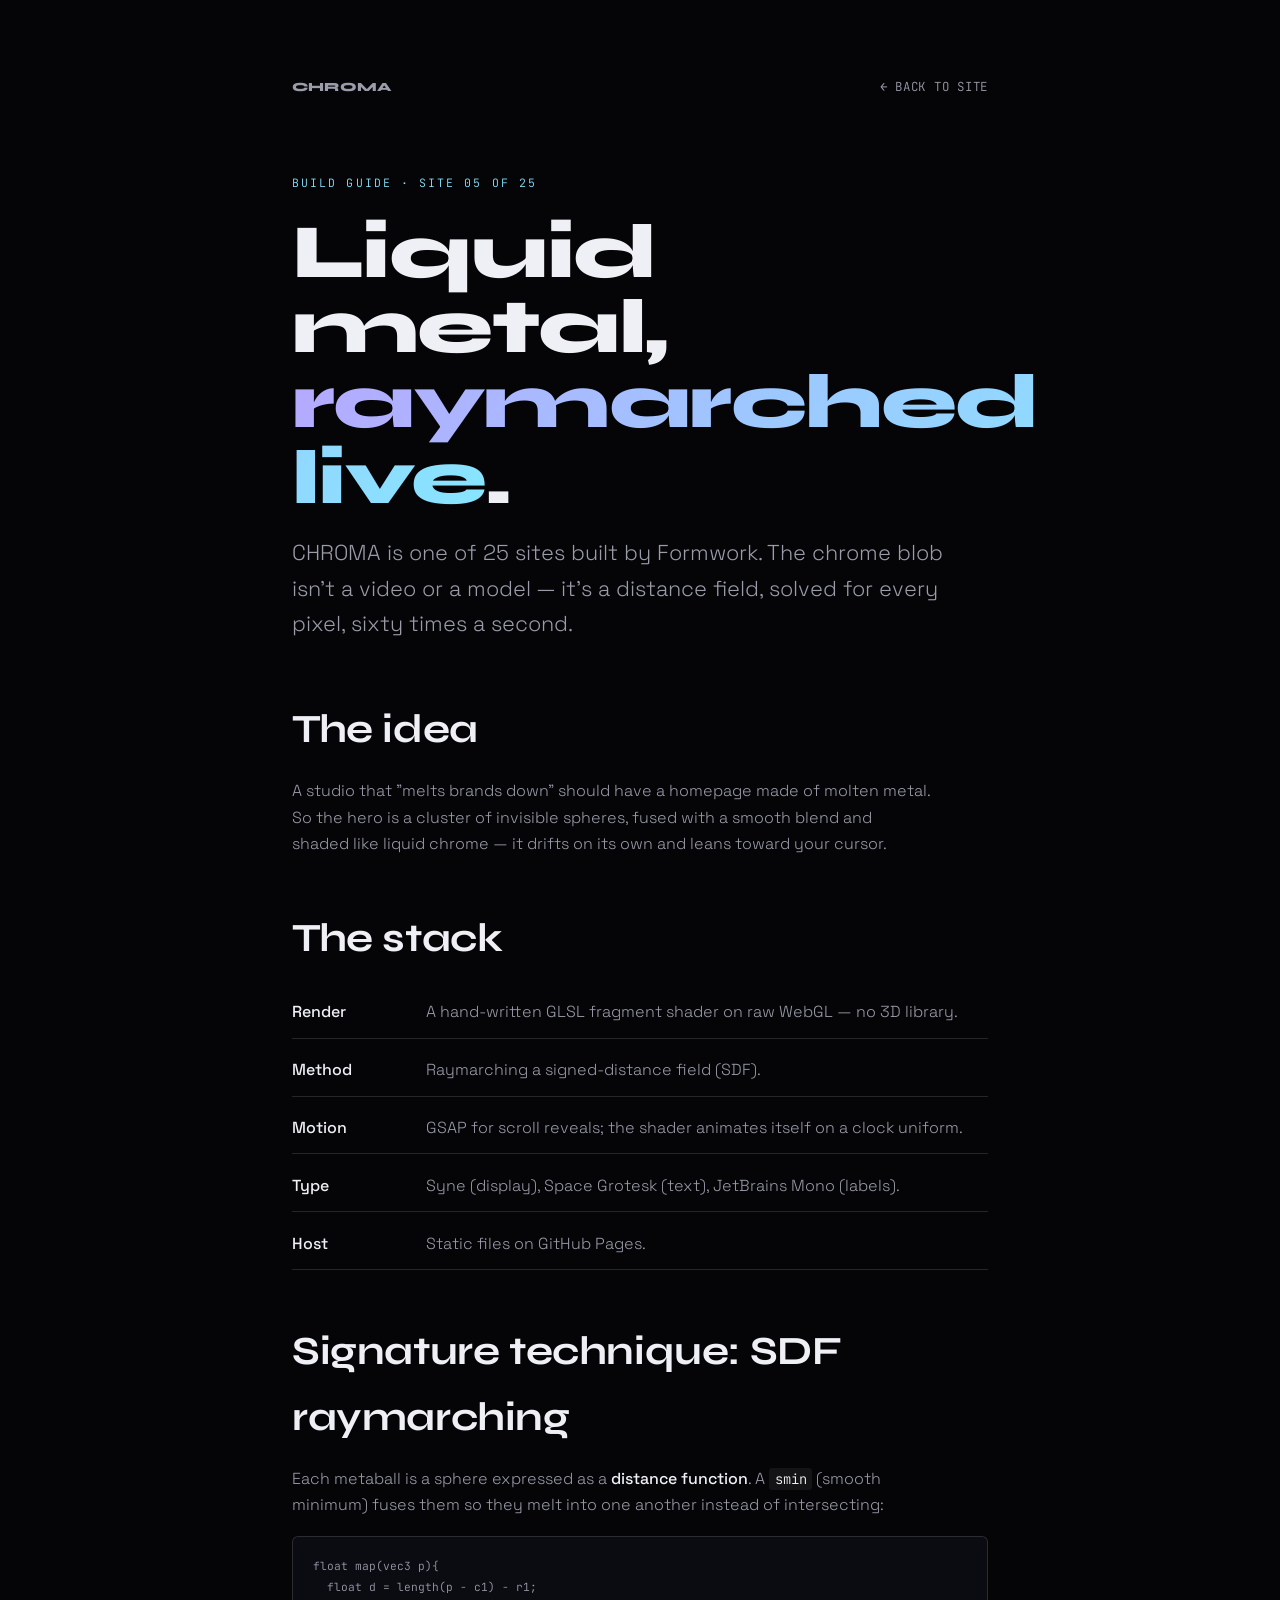
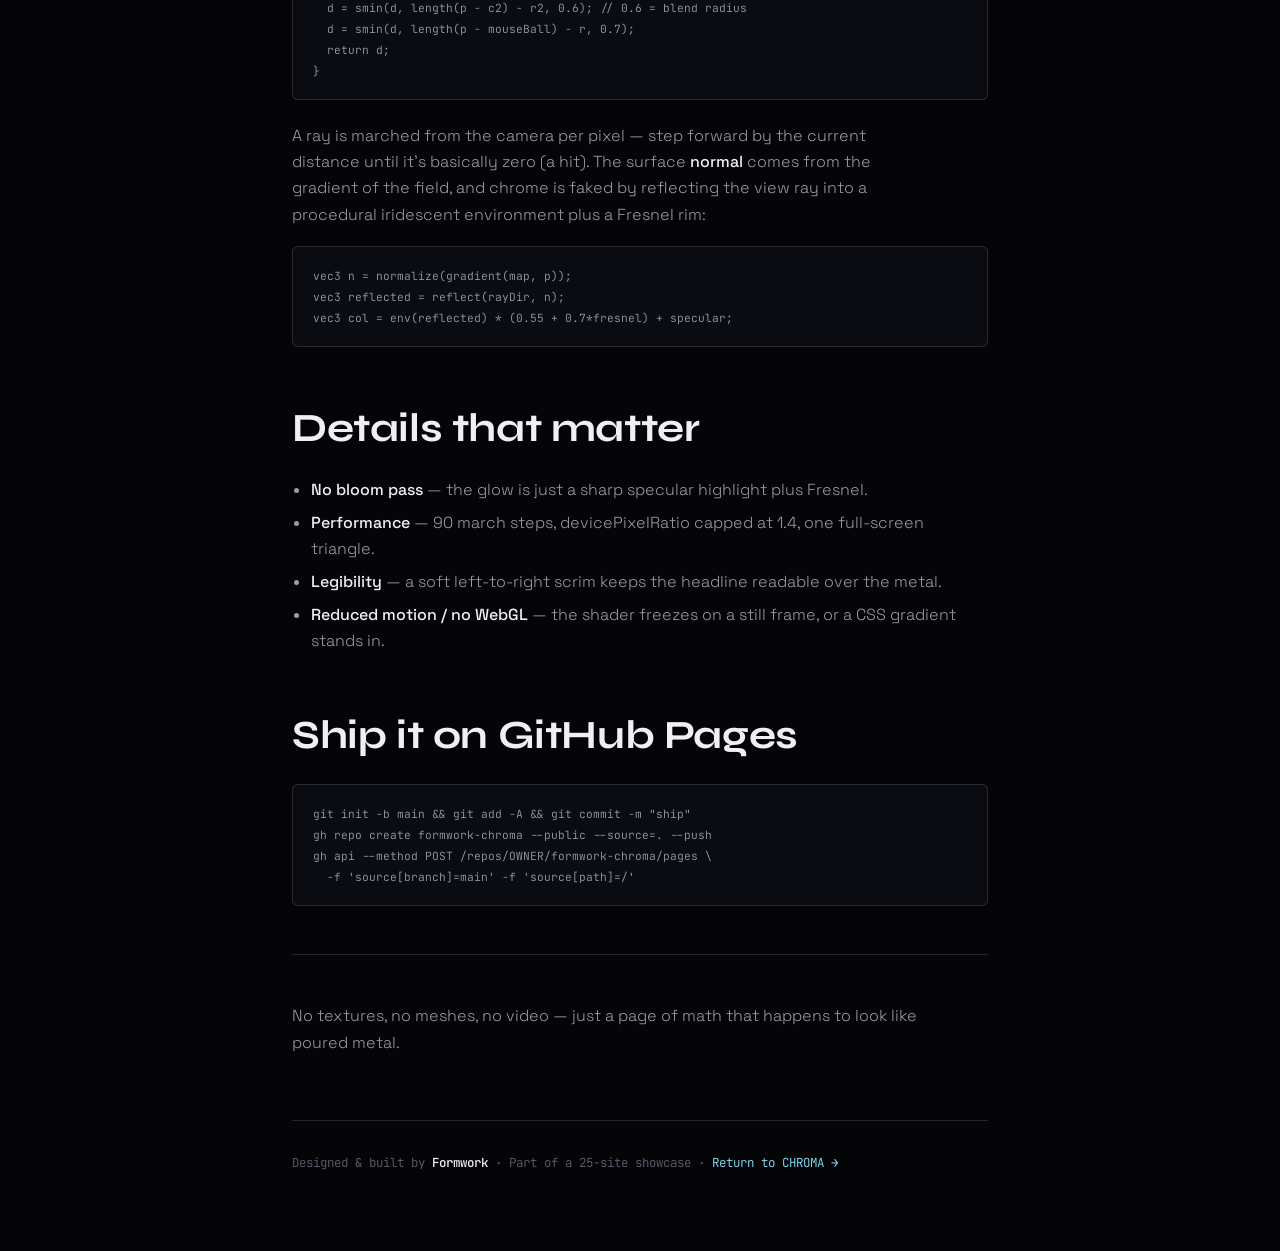
<file: guide/index.html>
<!doctype html>
<html lang="en">
<head>
<meta charset="utf-8" />
<meta name="viewport" content="width=device-width, initial-scale=1" />
<title>CHROMA — Guide · How this was built</title>
<meta name="description" content="How the CHROMA site was built with Formwork: a raymarched liquid-chrome metaball rendered live in a WebGL fragment shader." />
<link rel="preconnect" href="https://fonts.googleapis.com" />
<link rel="preconnect" href="https://fonts.gstatic.com" crossorigin />
<link href="https://fonts.googleapis.com/css2?family=Syne:wght@700;800&family=Space+Grotesk:wght@300;400;500&family=JetBrains+Mono:wght@400&display=swap" rel="stylesheet" />
<style>
  :root{--bg:#050507;--ink:#eef0f5;--dim:#9a9caa;--faint:#5f6070;--accent:#b6a8ff;--cyan:#86e6ff;--line:rgba(238,240,245,.14)}
  *{box-sizing:border-box;margin:0;padding:0}
  body{background:var(--bg);color:var(--ink);font-family:"Space Grotesk",system-ui,sans-serif;font-weight:300;line-height:1.65;-webkit-font-smoothing:antialiased}
  a{color:var(--cyan);text-decoration:none}a:hover{text-decoration:underline}
  .wrap{max-width:760px;margin:0 auto;padding:clamp(28px,6vw,80px) clamp(20px,5vw,32px)}
  .top{display:flex;justify-content:space-between;align-items:center;font-family:"JetBrains Mono",monospace;font-size:.78rem;letter-spacing:.06em;text-transform:uppercase;color:var(--faint);margin-bottom:clamp(40px,8vh,90px)}
  .top a{color:var(--dim)}
  .brand{font-family:"Syne",sans-serif;font-weight:800;letter-spacing:.02em;color:var(--ink)}
  .tag{display:inline-block;font-family:"JetBrains Mono",monospace;font-size:.72rem;letter-spacing:.18em;text-transform:uppercase;color:var(--cyan);margin-bottom:1.4rem}
  h1{font-family:"Syne",sans-serif;font-weight:800;font-size:clamp(2.6rem,8vw,4.8rem);line-height:.98;letter-spacing:-.02em;margin-bottom:1.2rem}
  h1 em{font-style:normal;background:linear-gradient(120deg,var(--accent),var(--cyan));-webkit-background-clip:text;background-clip:text;-webkit-text-fill-color:transparent}
  .lede{font-size:clamp(1.1rem,2.2vw,1.35rem);color:var(--dim);max-width:56ch;margin-bottom:3.4rem}
  h2{font-family:"Syne",sans-serif;font-weight:700;font-size:clamp(1.7rem,4vw,2.5rem);margin:3rem 0 1rem;letter-spacing:-.01em}
  p{color:var(--dim);margin:0 0 1.1rem;max-width:64ch}
  strong{color:var(--ink);font-weight:500}
  ul{color:var(--dim);margin:0 0 1.2rem 1.2rem}li{margin:.4rem 0}
  code{font-family:"JetBrains Mono",monospace;font-size:.86em;background:rgba(255,255,255,.06);padding:.12em .4em;border-radius:3px;color:var(--ink)}
  pre{background:#0b0b12;border:1px solid var(--line);border-radius:6px;padding:18px 20px;overflow-x:auto;margin:0 0 1.4rem;font-size:.82rem;line-height:1.6;font-family:"JetBrains Mono",monospace}
  pre code{background:none;padding:0;color:var(--dim)}
  .stack{list-style:none;margin:0 0 1.2rem;padding:0}
  .stack li{display:flex;gap:14px;padding:12px 0;border-bottom:1px solid var(--line)}
  .stack b{color:var(--ink);font-weight:500;min-width:120px}
  .rule{height:1px;background:var(--line);margin:3rem 0}
  footer{margin-top:4rem;padding-top:2rem;border-top:1px solid var(--line);font-family:"JetBrains Mono",monospace;font-size:.78rem;color:var(--faint)}
</style>
</head>
<body>
<div class="wrap">
  <div class="top"><a class="brand" href="../">CHROMA</a><a href="../">← Back to site</a></div>
  <span class="tag">Build guide · Site 05 of 25</span>
  <h1>Liquid metal, <em>raymarched live</em>.</h1>
  <p class="lede">CHROMA is one of 25 sites built by Formwork. The chrome blob isn't a video or a
    model — it's a distance field, solved for every pixel, sixty times a second.</p>

  <h2>The idea</h2>
  <p>A studio that "melts brands down" should have a homepage made of molten metal. So the hero is a
    cluster of invisible spheres, fused with a smooth blend and shaded like liquid chrome — it drifts on
    its own and leans toward your cursor.</p>

  <h2>The stack</h2>
  <ul class="stack">
    <li><b>Render</b> A hand-written GLSL fragment shader on raw WebGL — no 3D library.</li>
    <li><b>Method</b> Raymarching a signed-distance field (SDF).</li>
    <li><b>Motion</b> GSAP for scroll reveals; the shader animates itself on a clock uniform.</li>
    <li><b>Type</b> Syne (display), Space Grotesk (text), JetBrains Mono (labels).</li>
    <li><b>Host</b> Static files on GitHub Pages.</li>
  </ul>

  <h2>Signature technique: SDF raymarching</h2>
  <p>Each metaball is a sphere expressed as a <strong>distance function</strong>. A <code>smin</code>
    (smooth minimum) fuses them so they melt into one another instead of intersecting:</p>
  <pre><code>float map(vec3 p){
  float d = length(p - c1) - r1;
  d = smin(d, length(p - c2) - r2, 0.6); // 0.6 = blend radius
  d = smin(d, length(p - mouseBall) - r, 0.7);
  return d;
}</code></pre>
  <p>A ray is marched from the camera per pixel — step forward by the current distance until it's
    basically zero (a hit). The surface <strong>normal</strong> comes from the gradient of the field,
    and chrome is faked by reflecting the view ray into a procedural iridescent environment plus a
    Fresnel rim:</p>
  <pre><code>vec3 n = normalize(gradient(map, p));
vec3 reflected = reflect(rayDir, n);
vec3 col = env(reflected) * (0.55 + 0.7*fresnel) + specular;</code></pre>

  <h2>Details that matter</h2>
  <ul>
    <li><strong>No bloom pass</strong> — the glow is just a sharp specular highlight plus Fresnel.</li>
    <li><strong>Performance</strong> — 90 march steps, devicePixelRatio capped at 1.4, one full-screen triangle.</li>
    <li><strong>Legibility</strong> — a soft left-to-right scrim keeps the headline readable over the metal.</li>
    <li><strong>Reduced motion / no WebGL</strong> — the shader freezes on a still frame, or a CSS gradient stands in.</li>
  </ul>

  <h2>Ship it on GitHub Pages</h2>
  <pre><code>git init -b main &amp;&amp; git add -A &amp;&amp; git commit -m "ship"
gh repo create formwork-chroma --public --source=. --push
gh api --method POST /repos/OWNER/formwork-chroma/pages \
  -f 'source[branch]=main' -f 'source[path]=/'</code></pre>

  <div class="rule"></div>
  <p>No textures, no meshes, no video — just a page of math that happens to look like poured metal.</p>
  <footer>Designed &amp; built by <strong>Formwork</strong> · Part of a 25-site showcase · <a href="../">Return to CHROMA →</a></footer>
</div>
</body>
</html>
</file>
